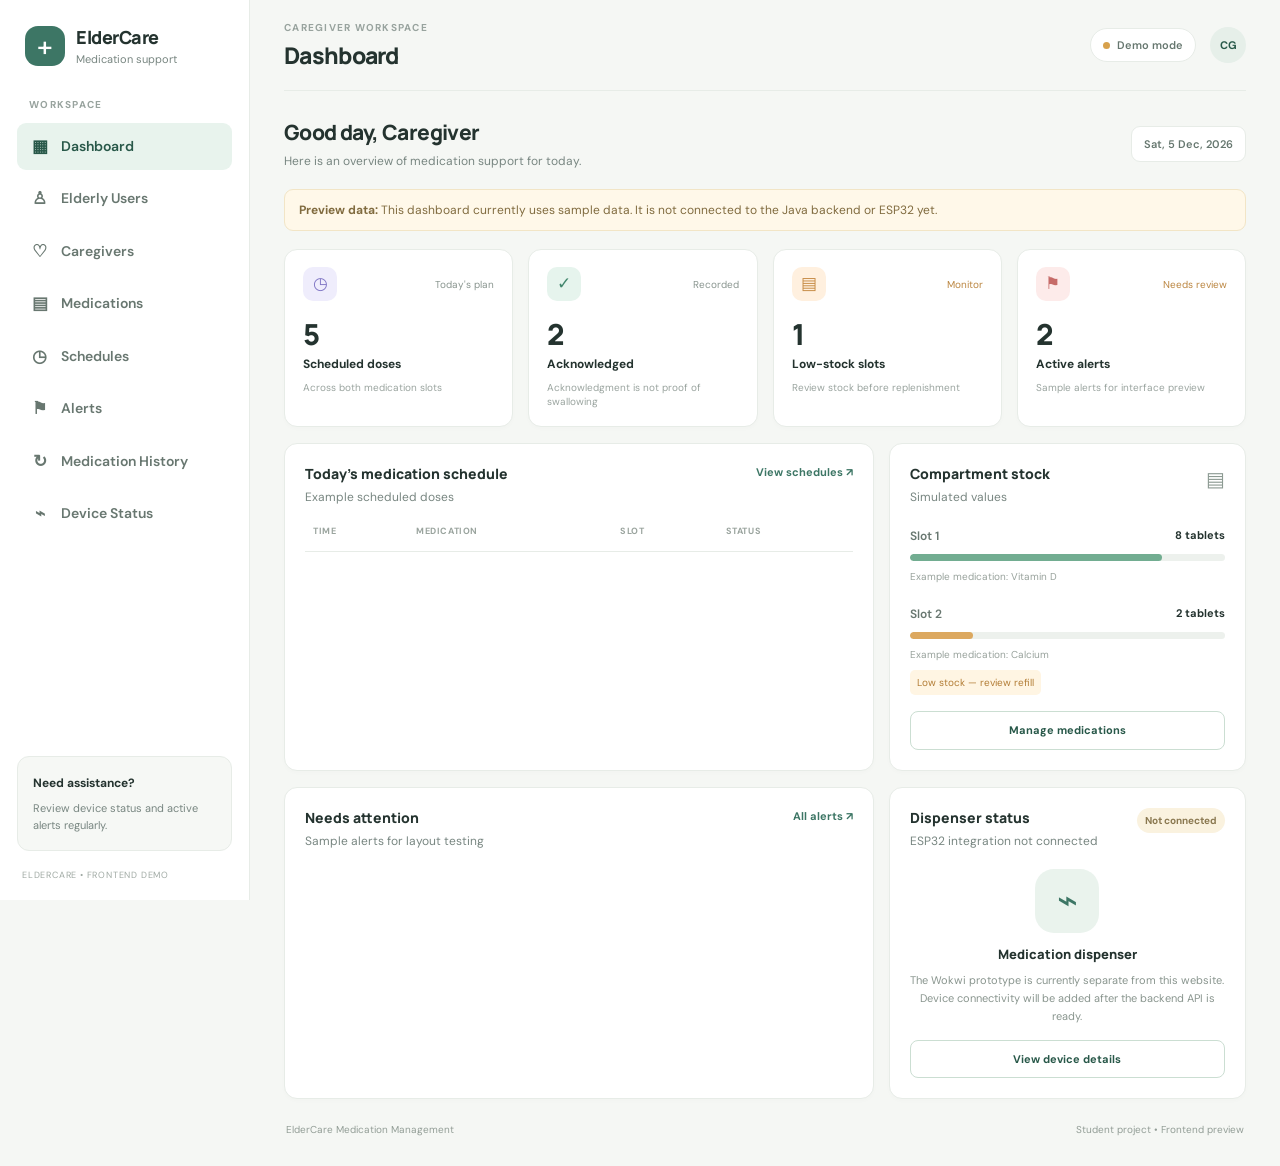
<file: java_8/elderly_care_frontend/index.html>
<!DOCTYPE html>
<html lang="en">
<head>
  <meta charset="UTF-8">
  <meta name="viewport" content="width=device-width, initial-scale=1.0">
  <title>ElderCare | Caregiver Dashboard</title>
  <link href="https://cdn.jsdelivr.net/npm/bootstrap@5.3.3/dist/css/bootstrap.min.css" rel="stylesheet">
  <link rel="stylesheet" href="css/style.css">
</head>
<body>
  <div class="app-shell">
    <aside class="sidebar" id="sidebar">
      <a class="brand" href="index.html">
        <span class="brand-mark">+</span>
        <span><strong>ElderCare</strong><small>Medication support</small></span>
      </a>
      <div class="nav-label">WORKSPACE</div>
      <nav class="side-nav">
        <a class="nav-link active" href="index.html"><span>▦</span> Dashboard</a>
        <a class="nav-link" href="pages/elderly-users.html"><span>♙</span> Elderly Users</a>
        <a class="nav-link" href="pages/caregivers.html"><span>♡</span> Caregivers</a>
        <a class="nav-link" href="pages/medications.html"><span>▤</span> Medications</a>
        <a class="nav-link" href="pages/schedules.html"><span>◷</span> Schedules</a>
        <a class="nav-link" href="pages/alerts.html"><span>⚑</span> Alerts</a>
        <a class="nav-link" href="pages/history.html"><span>↻</span> Medication History</a>
        <a class="nav-link" href="pages/device-status.html"><span>⌁</span> Device Status</a>
      </nav>
      <div class="sidebar-bottom">
        <div class="help-card"><strong>Need assistance?</strong><p>Review device status and active alerts regularly.</p></div>
        <small>ELDERCARE • FRONTEND DEMO</small>
      </div>
    </aside>

    <main class="main-content">
      <header class="topbar">
        <button class="menu-toggle" id="menuToggle" aria-label="Toggle navigation">☰</button>
        <div><div class="eyebrow">CAREGIVER WORKSPACE</div><h1>Dashboard</h1></div>
        <div class="topbar-right">
          <span class="connection-pill"><span class="status-dot"></span> Demo mode</span>
          <div class="avatar">CG</div>
        </div>
      </header>

      <section class="welcome-row">
        <div><h2>Good day, Caregiver</h2><p>Here is an overview of medication support for today.</p></div>
        <div class="today-chip" id="todayDate">Today</div>
      </section>

      <div class="demo-banner"><strong>Preview data:</strong> This dashboard currently uses sample data. It is not connected to the Java backend or ESP32 yet.</div>

      <section class="stats-grid">
        <article class="stat-card"><div class="stat-top"><span class="stat-icon lavender">◷</span><span class="stat-note">Today's plan</span></div><div class="stat-value" id="scheduledCount">5</div><div class="stat-label">Scheduled doses</div><div class="stat-foot">Across both medication slots</div></article>
        <article class="stat-card"><div class="stat-top"><span class="stat-icon mint">✓</span><span class="stat-note">Recorded</span></div><div class="stat-value" id="ackCount">2</div><div class="stat-label">Acknowledged</div><div class="stat-foot">Acknowledgment is not proof of swallowing</div></article>
        <article class="stat-card"><div class="stat-top"><span class="stat-icon peach">▤</span><span class="stat-note warning-text">Monitor</span></div><div class="stat-value" id="lowStockCount">1</div><div class="stat-label">Low-stock slots</div><div class="stat-foot">Review stock before replenishment</div></article>
        <article class="stat-card"><div class="stat-top"><span class="stat-icon rose">⚑</span><span class="stat-note warning-text">Needs review</span></div><div class="stat-value" id="alertCount">2</div><div class="stat-label">Active alerts</div><div class="stat-foot">Sample alerts for interface preview</div></article>
      </section>

      <section class="content-grid">
        <article class="panel schedule-panel">
          <div class="panel-heading"><div><h3>Today's medication schedule</h3><p>Example scheduled doses</p></div><a class="text-link" href="pages/schedules.html">View schedules ↗</a></div>
          <div class="table-responsive">
            <table class="table align-middle dashboard-table">
              <thead><tr><th>TIME</th><th>MEDICATION</th><th>SLOT</th><th>STATUS</th></tr></thead>
              <tbody id="scheduleTableBody"></tbody>
            </table>
          </div>
        </article>
        <article class="panel stock-panel">
          <div class="panel-heading"><div><h3>Compartment stock</h3><p>Simulated values</p></div><span class="subtle-icon">▤</span></div>
          <div class="stock-item"><div class="stock-title"><span>Slot 1</span><strong id="slot1Count">8 tablets</strong></div><div class="progress stock-progress"><div class="progress-bar stock-good" id="slot1Bar" style="width:80%"></div></div><small>Example medication: Vitamin D</small></div>
          <div class="stock-item"><div class="stock-title"><span>Slot 2</span><strong id="slot2Count">2 tablets</strong></div><div class="progress stock-progress"><div class="progress-bar stock-low" id="slot2Bar" style="width:20%"></div></div><small>Example medication: Calcium</small><span class="inline-warning">Low stock — review refill</span></div>
          <a href="pages/medications.html" class="btn btn-outline-care w-100 mt-3">Manage medications</a>
        </article>
      </section>

      <section class="content-grid lower-grid">
        <article class="panel">
          <div class="panel-heading"><div><h3>Needs attention</h3><p>Sample alerts for layout testing</p></div><a class="text-link" href="pages/alerts.html">All alerts ↗</a></div>
          <div id="alertList" class="alert-list"></div>
        </article>
        <article class="panel device-panel">
          <div class="panel-heading"><div><h3>Dispenser status</h3><p>ESP32 integration not connected</p></div><span class="status-tag status-demo">Not connected</span></div>
          <div class="device-illustration">⌁</div>
          <h4>Medication dispenser</h4>
          <p class="muted-copy">The Wokwi prototype is currently separate from this website. Device connectivity will be added after the backend API is ready.</p>
          <a href="pages/device-status.html" class="btn btn-outline-care w-100">View device details</a>
        </article>
      </section>
      <footer class="footer">ElderCare Medication Management <span>Student project • Frontend preview</span></footer>
    </main>
  </div>
  <script src="js/app.js"></script>
  <script src="js/api.js"></script>
  <script src="js/dashboard.js"></script>
</body>
</html>
</file>
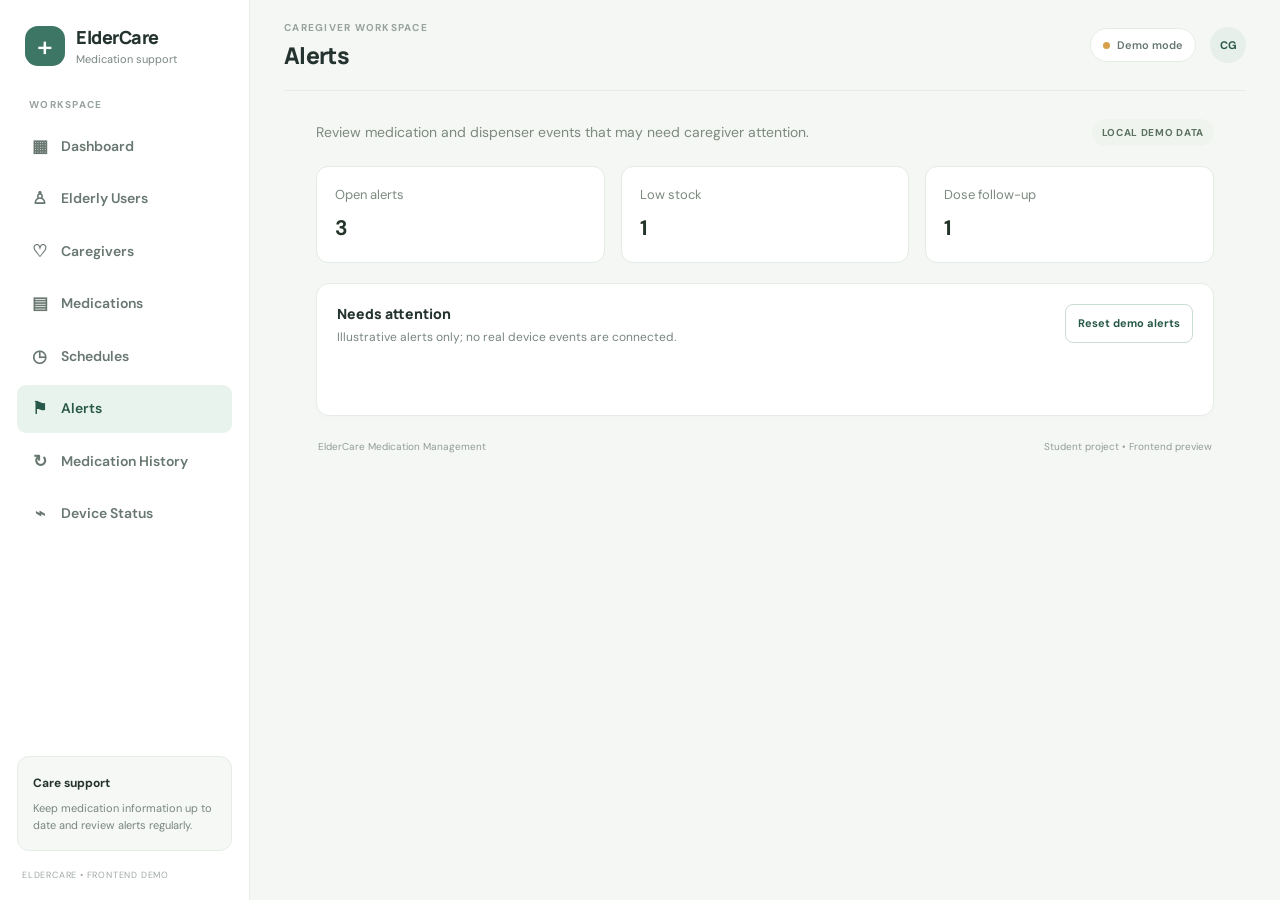
<file: java_8/elderly_care_frontend/pages/alerts.html>
<!DOCTYPE html><html lang="en"><head><meta charset="UTF-8"><meta name="viewport" content="width=device-width, initial-scale=1"><title>Alerts | ElderCare</title><link href="https://cdn.jsdelivr.net/npm/bootstrap@5.3.3/dist/css/bootstrap.min.css" rel="stylesheet"><link rel="stylesheet" href="../css/style.css"><link rel="stylesheet" href="../css/pages.css"></head><body><div class="app-shell"><aside class="sidebar" id="sidebar"><a class="brand" href="../index.html"><span class="brand-mark">+</span><span><strong>ElderCare</strong><small>Medication support</small></span></a><div class="nav-label">WORKSPACE</div><nav class="side-nav"><a class="nav-link " href="../index.html"><span>▦</span> Dashboard</a><a class="nav-link " href="elderly-users.html"><span>♙</span> Elderly Users</a><a class="nav-link " href="caregivers.html"><span>♡</span> Caregivers</a><a class="nav-link " href="medications.html"><span>▤</span> Medications</a><a class="nav-link " href="schedules.html"><span>◷</span> Schedules</a><a class="nav-link active" href="alerts.html"><span>⚑</span> Alerts</a><a class="nav-link " href="history.html"><span>↻</span> Medication History</a><a class="nav-link " href="device-status.html"><span>⌁</span> Device Status</a></nav><div class="sidebar-bottom"><div class="help-card"><strong>Care support</strong><p>Keep medication information up to date and review alerts regularly.</p></div><small>ELDERCARE • FRONTEND DEMO</small></div></aside><main class="main-content"><header class="topbar"><button class="menu-toggle" id="menuToggle" aria-label="Open menu">☰</button><div><div class="eyebrow">CAREGIVER WORKSPACE</div><h1>Alerts</h1></div><div class="topbar-right"><span class="connection-pill"><span class="status-dot"></span> Demo mode</span><div class="avatar">CG</div></div></header><section class="page-content"><div class="page-intro"><div><p>Review medication and dispenser events that may need caregiver attention.</p></div><span class="demo-tag">LOCAL DEMO DATA</span></div><div class="summary-strip"><div class="mini-stat"><span>Open alerts</span><strong id="openAlertCount">3</strong></div><div class="mini-stat"><span>Low stock</span><strong>1</strong></div><div class="mini-stat"><span>Dose follow-up</span><strong>1</strong></div></div><section class="panel"><div class="panel-heading"><div><h3>Needs attention</h3><p>Illustrative alerts only; no real device events are connected.</p></div><button class="btn btn-outline-care btn-sm" id="resetAlerts">Reset demo alerts</button></div><div id="alertsList" class="alert-cards"></div><p class="form-message" id="alertMessage" role="status"></p></section><footer class="footer">ElderCare Medication Management <span>Student project • Frontend preview</span></footer></section></main></div><script src="../js/app.js"></script><script>window.PAGE_CONFIG = {"entity":"alerts"};</script><script src="../js/page.js"></script></body></html>
</file>
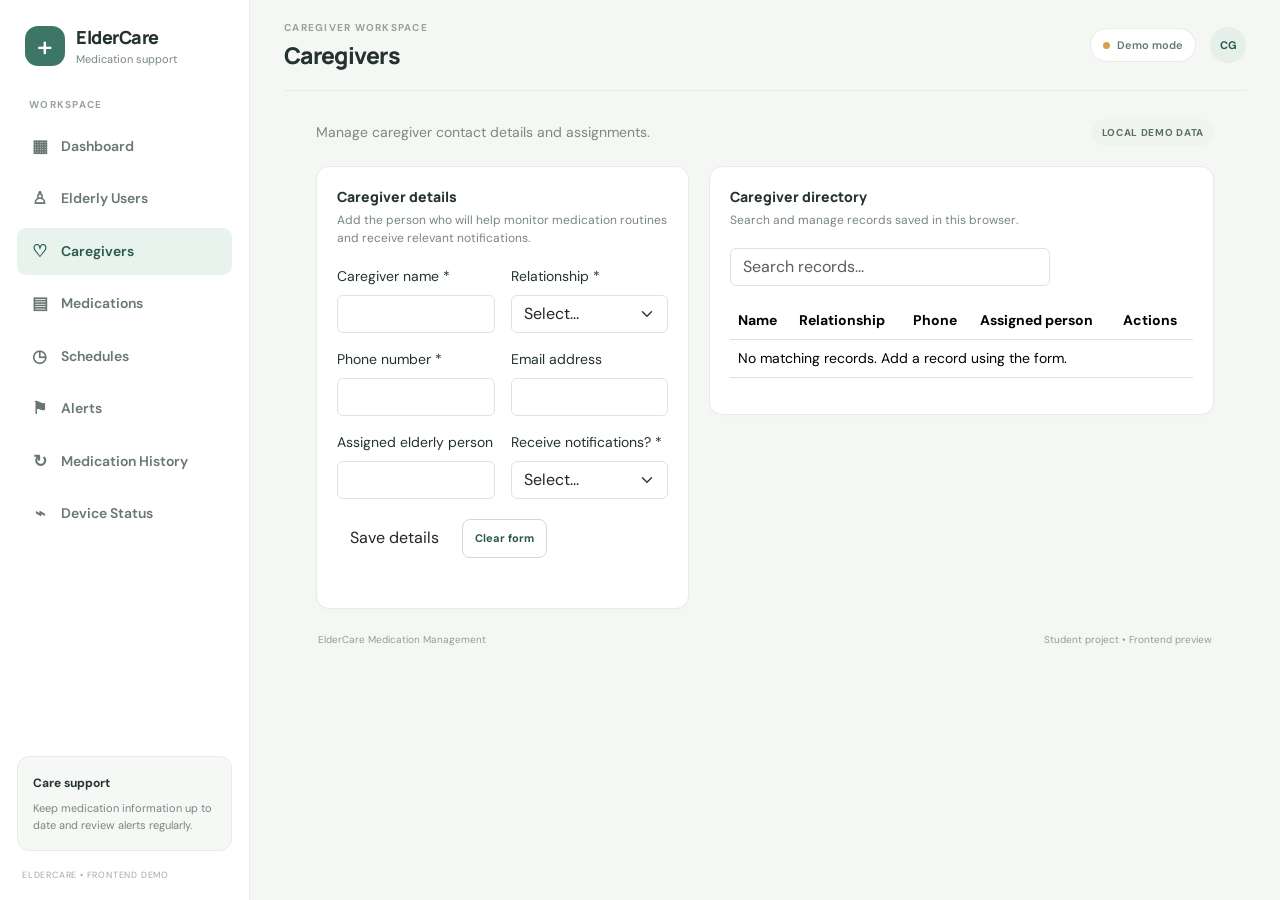
<file: java_8/elderly_care_frontend/pages/caregivers.html>
<!DOCTYPE html><html lang="en"><head><meta charset="UTF-8"><meta name="viewport" content="width=device-width, initial-scale=1"><title>Caregivers | ElderCare</title><link href="https://cdn.jsdelivr.net/npm/bootstrap@5.3.3/dist/css/bootstrap.min.css" rel="stylesheet"><link rel="stylesheet" href="../css/style.css"><link rel="stylesheet" href="../css/pages.css"></head><body><div class="app-shell"><aside class="sidebar" id="sidebar"><a class="brand" href="../index.html"><span class="brand-mark">+</span><span><strong>ElderCare</strong><small>Medication support</small></span></a><div class="nav-label">WORKSPACE</div><nav class="side-nav"><a class="nav-link " href="../index.html"><span>▦</span> Dashboard</a><a class="nav-link " href="elderly-users.html"><span>♙</span> Elderly Users</a><a class="nav-link active" href="caregivers.html"><span>♡</span> Caregivers</a><a class="nav-link " href="medications.html"><span>▤</span> Medications</a><a class="nav-link " href="schedules.html"><span>◷</span> Schedules</a><a class="nav-link " href="alerts.html"><span>⚑</span> Alerts</a><a class="nav-link " href="history.html"><span>↻</span> Medication History</a><a class="nav-link " href="device-status.html"><span>⌁</span> Device Status</a></nav><div class="sidebar-bottom"><div class="help-card"><strong>Care support</strong><p>Keep medication information up to date and review alerts regularly.</p></div><small>ELDERCARE • FRONTEND DEMO</small></div></aside><main class="main-content"><header class="topbar"><button class="menu-toggle" id="menuToggle" aria-label="Open menu">☰</button><div><div class="eyebrow">CAREGIVER WORKSPACE</div><h1>Caregivers</h1></div><div class="topbar-right"><span class="connection-pill"><span class="status-dot"></span> Demo mode</span><div class="avatar">CG</div></div></header><section class="page-content"><div class="page-intro"><div><p>Manage caregiver contact details and assignments.</p></div><span class="demo-tag">LOCAL DEMO DATA</span></div><div class="page-grid"><section class="panel form-panel"><div class="panel-heading"><div><h3 id="formHeading">Caregiver details</h3><p>Add the person who will help monitor medication routines and receive relevant notifications.</p></div></div><form id="recordForm" data-entity="caregivers" novalidate><input type="hidden" id="recordId" name="recordId"><div class="row g-3"><div class="col-md-6"><label class="form-label" for="fullName">Caregiver name *</label><input class="form-control" id="fullName" name="fullName" type="text" required></div><div class="col-md-6"><label class="form-label" for="relationship">Relationship *</label><select class="form-select" id="relationship" name="relationship" required><option value="">Select...</option><option value="Family member">Family member</option><option value="Professional caregiver">Professional caregiver</option><option value="Guardian">Guardian</option><option value="Other">Other</option></select></div><div class="col-md-6"><label class="form-label" for="phone">Phone number *</label><input class="form-control" id="phone" name="phone" type="tel" required></div><div class="col-md-6"><label class="form-label" for="email">Email address</label><input class="form-control" id="email" name="email" type="email"></div><div class="col-md-6"><label class="form-label" for="assignedPerson">Assigned elderly person</label><input class="form-control" id="assignedPerson" name="assignedPerson" type="text"></div><div class="col-md-6"><label class="form-label" for="notify">Receive notifications? *</label><select class="form-select" id="notify" name="notify" required><option value="">Select...</option><option value="Yes">Yes</option><option value="No">No</option></select></div></div><div class="form-actions"><button type="submit" class="btn btn-care" id="saveButton">Save details</button><button type="button" class="btn btn-outline-care" id="resetButton">Clear form</button></div><p class="form-message" id="formMessage" role="status"></p></form></section><section class="panel"><div class="panel-heading"><div><h3>Caregiver directory</h3><p>Search and manage records saved in this browser.</p></div></div><input class="form-control search-box" id="tableSearch" type="search" placeholder="Search records..."><div class="table-responsive mt-3"><table class="table care-table"><thead><tr><th>Name</th><th>Relationship</th><th>Phone</th><th>Assigned person</th><th>Actions</th></tr></thead><tbody id="recordsTable"><tr><td colspan="5" class="empty-state">No records yet. Add a record using the form.</td></tr></tbody></table></div></section></div><footer class="footer">ElderCare Medication Management <span>Student project • Frontend preview</span></footer></section></main></div><script src="../js/app.js"></script><script>window.PAGE_CONFIG = {"entity": "caregivers", "columns": [["fullName", "Name"], ["relationship", "Relationship"], ["phone", "Phone"], ["assignedPerson", "Assigned person"]], "fields": [{"key": "fullName", "label": "Caregiver name"}, {"key": "relationship", "label": "Relationship"}, {"key": "phone", "label": "Phone number"}, {"key": "email", "label": "Email address"}, {"key": "assignedPerson", "label": "Assigned elderly person"}, {"key": "notify", "label": "Receive notifications?"}]};</script><script src="../js/page.js"></script></body></html>
</file>
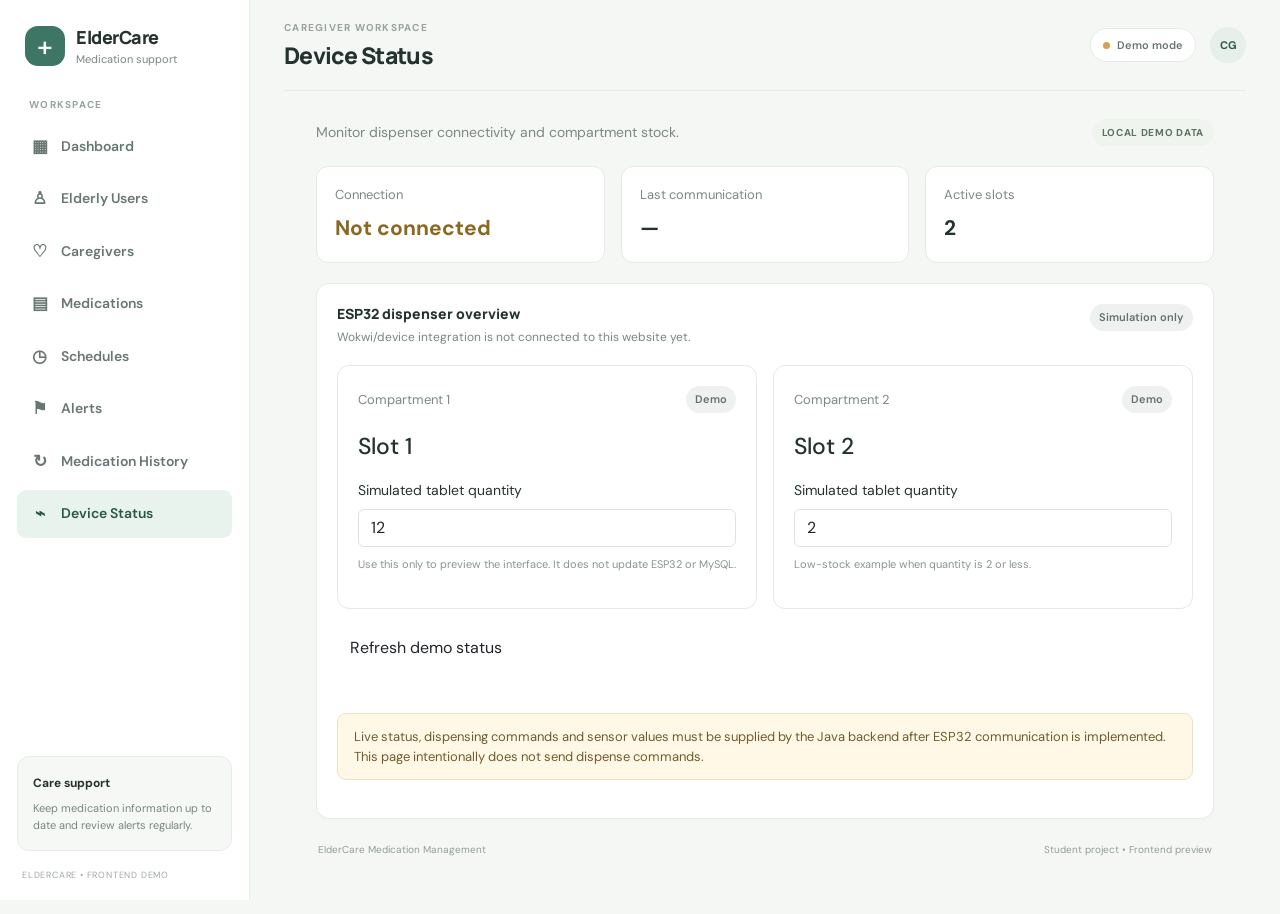
<file: java_8/elderly_care_frontend/pages/device-status.html>
<!DOCTYPE html><html lang="en"><head><meta charset="UTF-8"><meta name="viewport" content="width=device-width, initial-scale=1"><title>Device Status | ElderCare</title><link href="https://cdn.jsdelivr.net/npm/bootstrap@5.3.3/dist/css/bootstrap.min.css" rel="stylesheet"><link rel="stylesheet" href="../css/style.css"><link rel="stylesheet" href="../css/pages.css"></head><body><div class="app-shell"><aside class="sidebar" id="sidebar"><a class="brand" href="../index.html"><span class="brand-mark">+</span><span><strong>ElderCare</strong><small>Medication support</small></span></a><div class="nav-label">WORKSPACE</div><nav class="side-nav"><a class="nav-link " href="../index.html"><span>▦</span> Dashboard</a><a class="nav-link " href="elderly-users.html"><span>♙</span> Elderly Users</a><a class="nav-link " href="caregivers.html"><span>♡</span> Caregivers</a><a class="nav-link " href="medications.html"><span>▤</span> Medications</a><a class="nav-link " href="schedules.html"><span>◷</span> Schedules</a><a class="nav-link " href="alerts.html"><span>⚑</span> Alerts</a><a class="nav-link " href="history.html"><span>↻</span> Medication History</a><a class="nav-link active" href="device-status.html"><span>⌁</span> Device Status</a></nav><div class="sidebar-bottom"><div class="help-card"><strong>Care support</strong><p>Keep medication information up to date and review alerts regularly.</p></div><small>ELDERCARE • FRONTEND DEMO</small></div></aside><main class="main-content"><header class="topbar"><button class="menu-toggle" id="menuToggle" aria-label="Open menu">☰</button><div><div class="eyebrow">CAREGIVER WORKSPACE</div><h1>Device Status</h1></div><div class="topbar-right"><span class="connection-pill"><span class="status-dot"></span> Demo mode</span><div class="avatar">CG</div></div></header><section class="page-content"><div class="page-intro"><div><p>Monitor dispenser connectivity and compartment stock.</p></div><span class="demo-tag">LOCAL DEMO DATA</span></div><div class="summary-strip"><div class="mini-stat"><span>Connection</span><strong class="text-warning">Not connected</strong></div><div class="mini-stat"><span>Last communication</span><strong>—</strong></div><div class="mini-stat"><span>Active slots</span><strong>2</strong></div></div><section class="panel"><div class="panel-heading"><div><h3>ESP32 dispenser overview</h3><p>Wokwi/device integration is not connected to this website yet.</p></div><span class="status-tag status-demo">Simulation only</span></div><div class="device-grid"><article class="device-slot"><div class="slot-top"><span>Compartment 1</span><span class="status-tag status-demo">Demo</span></div><h2>Slot 1</h2><label for="slot1Stock" class="form-label">Simulated tablet quantity</label><input class="form-control" id="slot1Stock" type="number" min="0" value="12"><p class="muted-copy mt-2">Use this only to preview the interface. It does not update ESP32 or MySQL.</p></article><article class="device-slot"><div class="slot-top"><span>Compartment 2</span><span class="status-tag status-demo">Demo</span></div><h2>Slot 2</h2><label for="slot2Stock" class="form-label">Simulated tablet quantity</label><input class="form-control" id="slot2Stock" type="number" min="0" value="2"><p class="muted-copy mt-2">Low-stock example when quantity is 2 or less.</p></article></div><div class="form-actions"><button class="btn btn-care" id="refreshDevice">Refresh demo status</button></div><p id="deviceMessage" class="form-message" role="status"></p><div class="demo-banner mt-3">Live status, dispensing commands and sensor values must be supplied by the Java backend after ESP32 communication is implemented. This page intentionally does not send dispense commands.</div></section><footer class="footer">ElderCare Medication Management <span>Student project • Frontend preview</span></footer></section></main></div><script src="../js/app.js"></script><script>window.PAGE_CONFIG = {"entity":"device"};</script><script src="../js/page.js"></script></body></html>
</file>
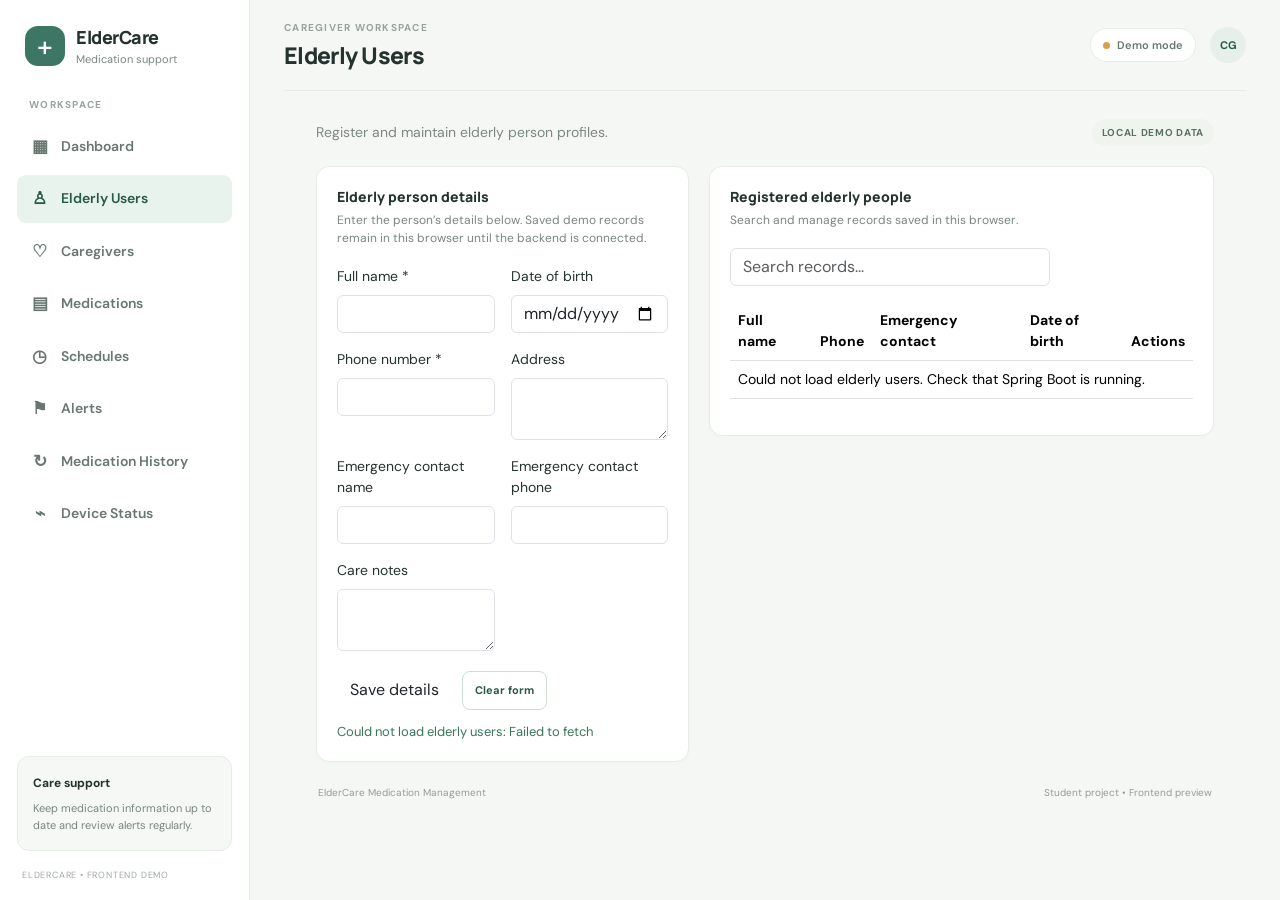
<file: java_8/elderly_care_frontend/pages/elderly-users.html>
<!DOCTYPE html><html lang="en"><head><meta charset="UTF-8"><meta name="viewport" content="width=device-width, initial-scale=1"><title>Elderly Users | ElderCare</title><link href="https://cdn.jsdelivr.net/npm/bootstrap@5.3.3/dist/css/bootstrap.min.css" rel="stylesheet"><link rel="stylesheet" href="../css/style.css"><link rel="stylesheet" href="../css/pages.css"></head><body><div class="app-shell"><aside class="sidebar" id="sidebar"><a class="brand" href="../index.html"><span class="brand-mark">+</span><span><strong>ElderCare</strong><small>Medication support</small></span></a><div class="nav-label">WORKSPACE</div><nav class="side-nav"><a class="nav-link " href="../index.html"><span>▦</span> Dashboard</a><a class="nav-link active" href="elderly-users.html"><span>♙</span> Elderly Users</a><a class="nav-link " href="caregivers.html"><span>♡</span> Caregivers</a><a class="nav-link " href="medications.html"><span>▤</span> Medications</a><a class="nav-link " href="schedules.html"><span>◷</span> Schedules</a><a class="nav-link " href="alerts.html"><span>⚑</span> Alerts</a><a class="nav-link " href="history.html"><span>↻</span> Medication History</a><a class="nav-link " href="device-status.html"><span>⌁</span> Device Status</a></nav><div class="sidebar-bottom"><div class="help-card"><strong>Care support</strong><p>Keep medication information up to date and review alerts regularly.</p></div><small>ELDERCARE • FRONTEND DEMO</small></div></aside><main class="main-content"><header class="topbar"><button class="menu-toggle" id="menuToggle" aria-label="Open menu">☰</button><div><div class="eyebrow">CAREGIVER WORKSPACE</div><h1>Elderly Users</h1></div><div class="topbar-right"><span class="connection-pill"><span class="status-dot"></span> Demo mode</span><div class="avatar">CG</div></div></header><section class="page-content"><div class="page-intro"><div><p>Register and maintain elderly person profiles.</p></div><span class="demo-tag">LOCAL DEMO DATA</span></div><div class="page-grid"><section class="panel form-panel"><div class="panel-heading"><div><h3 id="formHeading">Elderly person details</h3><p>Enter the person’s details below. Saved demo records remain in this browser until the backend is connected.</p></div></div><form id="recordForm" data-entity="elderlyUsers" novalidate><input type="hidden" id="recordId" name="recordId"><div class="row g-3"><div class="col-md-6"><label class="form-label" for="fullName">Full name *</label><input class="form-control" id="fullName" name="fullName" type="text" required></div><div class="col-md-6"><label class="form-label" for="dateOfBirth">Date of birth</label><input class="form-control" id="dateOfBirth" name="dateOfBirth" type="date"></div><div class="col-md-6"><label class="form-label" for="phone">Phone number *</label><input class="form-control" id="phone" name="phone" type="tel" required></div><div class="col-md-6"><label class="form-label" for="address">Address</label><textarea class="form-control" id="address" name="address" rows="2"></textarea></div><div class="col-md-6"><label class="form-label" for="emergencyName">Emergency contact name</label><input class="form-control" id="emergencyName" name="emergencyName" type="text"></div><div class="col-md-6"><label class="form-label" for="emergencyPhone">Emergency contact phone</label><input class="form-control" id="emergencyPhone" name="emergencyPhone" type="tel"></div><div class="col-md-6"><label class="form-label" for="careNotes">Care notes</label><textarea class="form-control" id="careNotes" name="careNotes" rows="2"></textarea></div></div><div class="form-actions"><button type="submit" class="btn btn-care" id="saveButton">Save details</button><button type="button" class="btn btn-outline-care" id="resetButton">Clear form</button></div><p class="form-message" id="formMessage" role="status"></p></form></section><section class="panel"><div class="panel-heading"><div><h3>Registered elderly people</h3><p>Search and manage records saved in this browser.</p></div></div><input class="form-control search-box" id="tableSearch" type="search" placeholder="Search records..."><div class="table-responsive mt-3"><table class="table care-table"><thead><tr><th>Full name</th><th>Phone</th><th>Emergency contact</th><th>Date of birth</th><th>Actions</th></tr></thead><tbody id="recordsTable"><tr><td colspan="5" class="empty-state">No records yet. Add a record using the form.</td></tr></tbody></table></div></section></div><footer class="footer">ElderCare Medication Management <span>Student project • Frontend preview</span></footer></section></main></div><script src="../js/app.js"></script><script>window.PAGE_CONFIG = {"entity": "elderlyUsers", "columns": [["fullName", "Full name"], ["phone", "Phone"], ["emergencyName", "Emergency contact"], ["dateOfBirth", "Date of birth"]], "fields": [{"key": "fullName", "label": "Full name"}, {"key": "dateOfBirth", "label": "Date of birth"}, {"key": "phone", "label": "Phone number"}, {"key": "address", "label": "Address"}, {"key": "emergencyName", "label": "Emergency contact name"}, {"key": "emergencyPhone", "label": "Emergency contact phone"}, {"key": "careNotes", "label": "Care notes"}]};</script><script src="../js/page.js"></script></body></html>
</file>
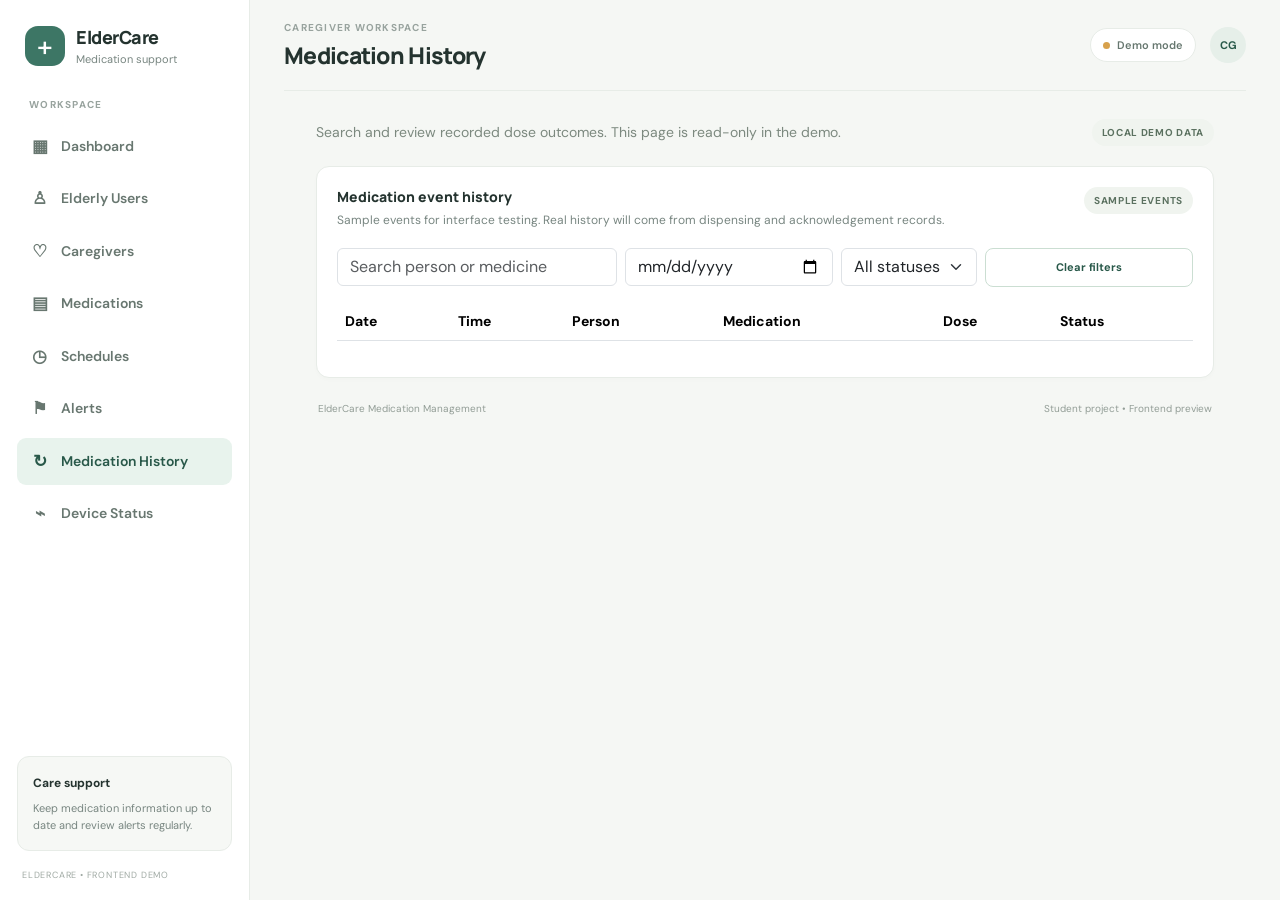
<file: java_8/elderly_care_frontend/pages/history.html>
<!DOCTYPE html><html lang="en"><head><meta charset="UTF-8"><meta name="viewport" content="width=device-width, initial-scale=1"><title>Medication History | ElderCare</title><link href="https://cdn.jsdelivr.net/npm/bootstrap@5.3.3/dist/css/bootstrap.min.css" rel="stylesheet"><link rel="stylesheet" href="../css/style.css"><link rel="stylesheet" href="../css/pages.css"></head><body><div class="app-shell"><aside class="sidebar" id="sidebar"><a class="brand" href="../index.html"><span class="brand-mark">+</span><span><strong>ElderCare</strong><small>Medication support</small></span></a><div class="nav-label">WORKSPACE</div><nav class="side-nav"><a class="nav-link " href="../index.html"><span>▦</span> Dashboard</a><a class="nav-link " href="elderly-users.html"><span>♙</span> Elderly Users</a><a class="nav-link " href="caregivers.html"><span>♡</span> Caregivers</a><a class="nav-link " href="medications.html"><span>▤</span> Medications</a><a class="nav-link " href="schedules.html"><span>◷</span> Schedules</a><a class="nav-link " href="alerts.html"><span>⚑</span> Alerts</a><a class="nav-link active" href="history.html"><span>↻</span> Medication History</a><a class="nav-link " href="device-status.html"><span>⌁</span> Device Status</a></nav><div class="sidebar-bottom"><div class="help-card"><strong>Care support</strong><p>Keep medication information up to date and review alerts regularly.</p></div><small>ELDERCARE • FRONTEND DEMO</small></div></aside><main class="main-content"><header class="topbar"><button class="menu-toggle" id="menuToggle" aria-label="Open menu">☰</button><div><div class="eyebrow">CAREGIVER WORKSPACE</div><h1>Medication History</h1></div><div class="topbar-right"><span class="connection-pill"><span class="status-dot"></span> Demo mode</span><div class="avatar">CG</div></div></header><section class="page-content"><div class="page-intro"><div><p>Search and review recorded dose outcomes. This page is read-only in the demo.</p></div><span class="demo-tag">LOCAL DEMO DATA</span></div><section class="panel"><div class="panel-heading"><div><h3>Medication event history</h3><p>Sample events for interface testing. Real history will come from dispensing and acknowledgement records.</p></div><span class="demo-tag">SAMPLE EVENTS</span></div><div class="row g-2 mb-3"><div class="col-md-4"><input class="form-control" id="historySearch" placeholder="Search person or medicine"></div><div class="col-md-3"><input class="form-control" id="historyDate" type="date" aria-label="Filter date"></div><div class="col-md-2"><select class="form-select" id="historyStatus"><option value="">All statuses</option><option>Taken</option><option>Dispensed</option><option>Missed</option><option>Pending</option></select></div><div class="col-md-3"><button class="btn btn-outline-care w-100" id="clearHistoryFilters">Clear filters</button></div></div><div class="table-responsive"><table class="table care-table"><thead><tr><th>Date</th><th>Time</th><th>Person</th><th>Medication</th><th>Dose</th><th>Status</th></tr></thead><tbody id="historyTable"></tbody></table></div></section><footer class="footer">ElderCare Medication Management <span>Student project • Frontend preview</span></footer></section></main></div><script src="../js/app.js"></script><script>window.PAGE_CONFIG = {"entity":"history"};</script><script src="../js/page.js"></script></body></html>
</file>
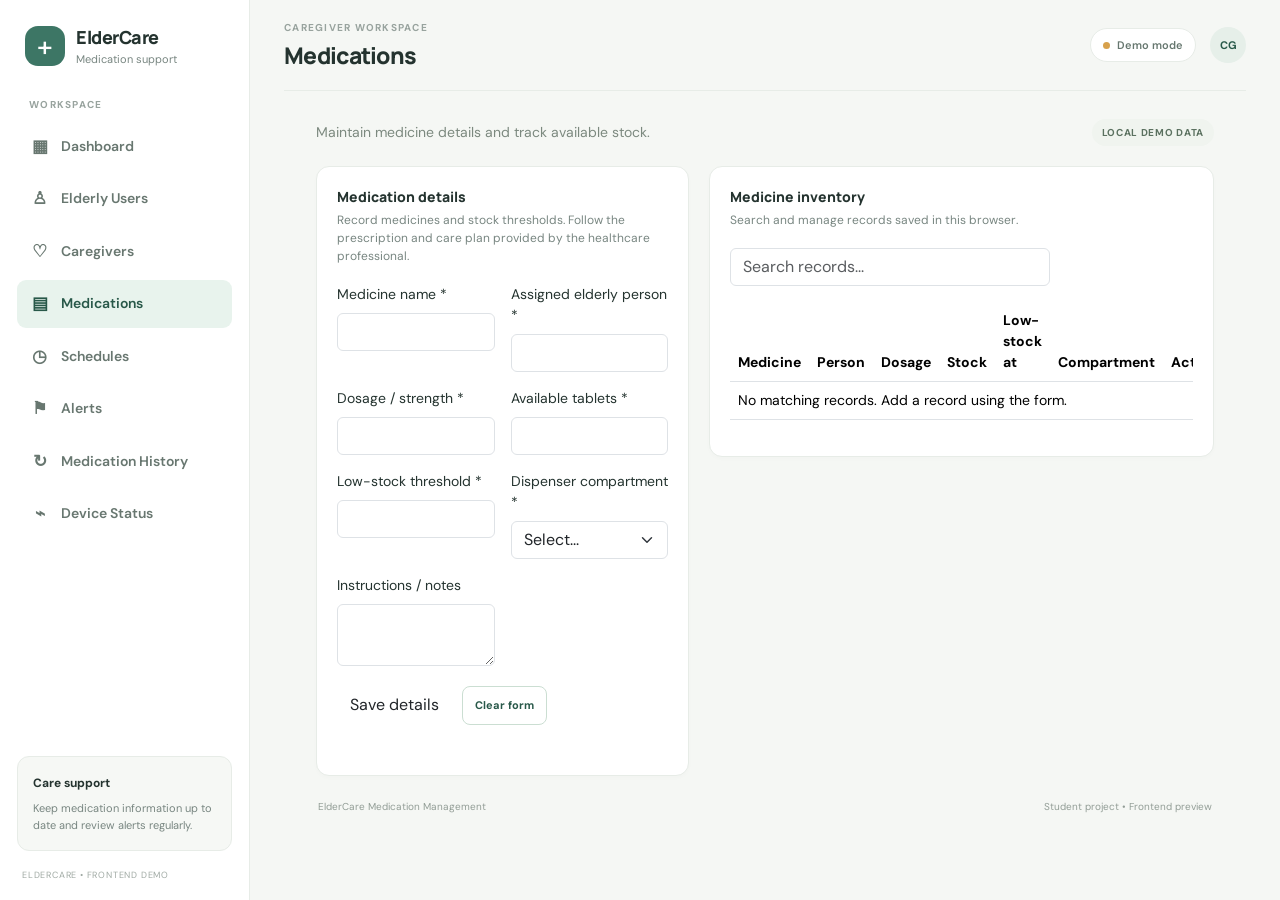
<file: java_8/elderly_care_frontend/pages/medications.html>
<!DOCTYPE html><html lang="en"><head><meta charset="UTF-8"><meta name="viewport" content="width=device-width, initial-scale=1"><title>Medications | ElderCare</title><link href="https://cdn.jsdelivr.net/npm/bootstrap@5.3.3/dist/css/bootstrap.min.css" rel="stylesheet"><link rel="stylesheet" href="../css/style.css"><link rel="stylesheet" href="../css/pages.css"></head><body><div class="app-shell"><aside class="sidebar" id="sidebar"><a class="brand" href="../index.html"><span class="brand-mark">+</span><span><strong>ElderCare</strong><small>Medication support</small></span></a><div class="nav-label">WORKSPACE</div><nav class="side-nav"><a class="nav-link " href="../index.html"><span>▦</span> Dashboard</a><a class="nav-link " href="elderly-users.html"><span>♙</span> Elderly Users</a><a class="nav-link " href="caregivers.html"><span>♡</span> Caregivers</a><a class="nav-link active" href="medications.html"><span>▤</span> Medications</a><a class="nav-link " href="schedules.html"><span>◷</span> Schedules</a><a class="nav-link " href="alerts.html"><span>⚑</span> Alerts</a><a class="nav-link " href="history.html"><span>↻</span> Medication History</a><a class="nav-link " href="device-status.html"><span>⌁</span> Device Status</a></nav><div class="sidebar-bottom"><div class="help-card"><strong>Care support</strong><p>Keep medication information up to date and review alerts regularly.</p></div><small>ELDERCARE • FRONTEND DEMO</small></div></aside><main class="main-content"><header class="topbar"><button class="menu-toggle" id="menuToggle" aria-label="Open menu">☰</button><div><div class="eyebrow">CAREGIVER WORKSPACE</div><h1>Medications</h1></div><div class="topbar-right"><span class="connection-pill"><span class="status-dot"></span> Demo mode</span><div class="avatar">CG</div></div></header><section class="page-content"><div class="page-intro"><div><p>Maintain medicine details and track available stock.</p></div><span class="demo-tag">LOCAL DEMO DATA</span></div><div class="page-grid"><section class="panel form-panel"><div class="panel-heading"><div><h3 id="formHeading">Medication details</h3><p>Record medicines and stock thresholds. Follow the prescription and care plan provided by the healthcare professional.</p></div></div><form id="recordForm" data-entity="medications" novalidate><input type="hidden" id="recordId" name="recordId"><div class="row g-3"><div class="col-md-6"><label class="form-label" for="medicineName">Medicine name *</label><input class="form-control" id="medicineName" name="medicineName" type="text" required></div><div class="col-md-6"><label class="form-label" for="personName">Assigned elderly person *</label><input class="form-control" id="personName" name="personName" type="text" required></div><div class="col-md-6"><label class="form-label" for="dosage">Dosage / strength *</label><input class="form-control" id="dosage" name="dosage" type="text" required></div><div class="col-md-6"><label class="form-label" for="quantity">Available tablets *</label><input class="form-control" id="quantity" name="quantity" type="number" min="0" step="1" required></div><div class="col-md-6"><label class="form-label" for="threshold">Low-stock threshold *</label><input class="form-control" id="threshold" name="threshold" type="number" min="0" step="1" required></div><div class="col-md-6"><label class="form-label" for="slot">Dispenser compartment *</label><select class="form-select" id="slot" name="slot" required><option value="">Select...</option><option value="Slot 1">Slot 1</option><option value="Slot 2">Slot 2</option><option value="Not assigned">Not assigned</option></select></div><div class="col-md-6"><label class="form-label" for="instructions">Instructions / notes</label><textarea class="form-control" id="instructions" name="instructions" rows="2"></textarea></div></div><div class="form-actions"><button type="submit" class="btn btn-care" id="saveButton">Save details</button><button type="button" class="btn btn-outline-care" id="resetButton">Clear form</button></div><p class="form-message" id="formMessage" role="status"></p></form></section><section class="panel"><div class="panel-heading"><div><h3>Medicine inventory</h3><p>Search and manage records saved in this browser.</p></div></div><input class="form-control search-box" id="tableSearch" type="search" placeholder="Search records..."><div class="table-responsive mt-3"><table class="table care-table"><thead><tr><th>Medicine</th><th>Person</th><th>Dosage</th><th>Stock</th><th>Low-stock at</th><th>Compartment</th><th>Actions</th></tr></thead><tbody id="recordsTable"><tr><td colspan="7" class="empty-state">No records yet. Add a record using the form.</td></tr></tbody></table></div></section></div><footer class="footer">ElderCare Medication Management <span>Student project • Frontend preview</span></footer></section></main></div><script src="../js/app.js"></script><script>window.PAGE_CONFIG = {"entity": "medications", "columns": [["medicineName", "Medicine"], ["personName", "Person"], ["dosage", "Dosage"], ["quantity", "Stock"], ["threshold", "Low-stock at"], ["slot", "Compartment"]], "fields": [{"key": "medicineName", "label": "Medicine name"}, {"key": "personName", "label": "Assigned elderly person"}, {"key": "dosage", "label": "Dosage / strength"}, {"key": "quantity", "label": "Available tablets"}, {"key": "threshold", "label": "Low-stock threshold"}, {"key": "slot", "label": "Dispenser compartment"}, {"key": "instructions", "label": "Instructions / notes"}]};</script><script src="../js/page.js"></script></body></html>
</file>
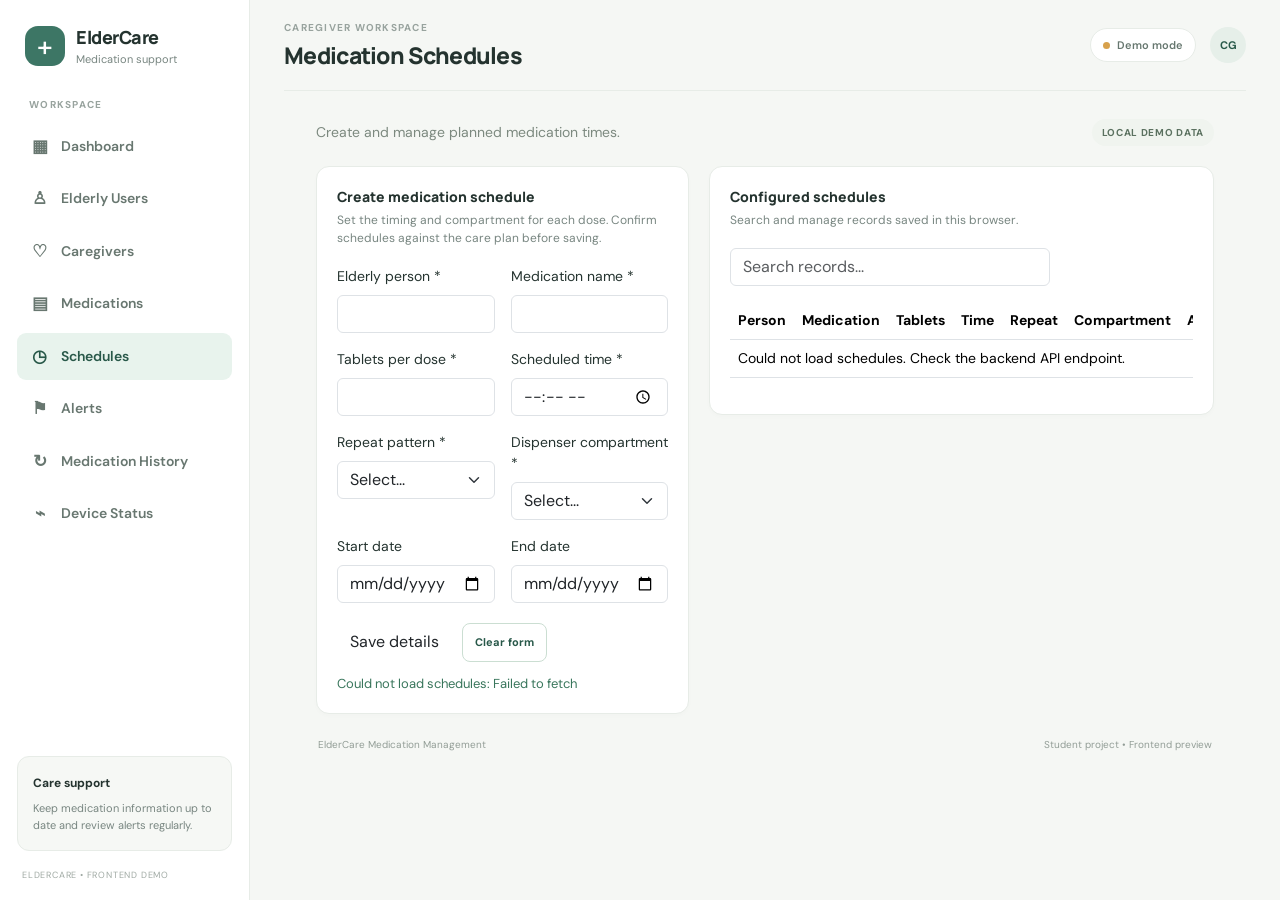
<file: java_8/elderly_care_frontend/pages/schedules.html>
<!DOCTYPE html><html lang="en"><head><meta charset="UTF-8"><meta name="viewport" content="width=device-width, initial-scale=1"><title>Medication Schedules | ElderCare</title><link href="https://cdn.jsdelivr.net/npm/bootstrap@5.3.3/dist/css/bootstrap.min.css" rel="stylesheet"><link rel="stylesheet" href="../css/style.css"><link rel="stylesheet" href="../css/pages.css"></head><body><div class="app-shell"><aside class="sidebar" id="sidebar"><a class="brand" href="../index.html"><span class="brand-mark">+</span><span><strong>ElderCare</strong><small>Medication support</small></span></a><div class="nav-label">WORKSPACE</div><nav class="side-nav"><a class="nav-link " href="../index.html"><span>▦</span> Dashboard</a><a class="nav-link " href="elderly-users.html"><span>♙</span> Elderly Users</a><a class="nav-link " href="caregivers.html"><span>♡</span> Caregivers</a><a class="nav-link " href="medications.html"><span>▤</span> Medications</a><a class="nav-link active" href="schedules.html"><span>◷</span> Schedules</a><a class="nav-link " href="alerts.html"><span>⚑</span> Alerts</a><a class="nav-link " href="history.html"><span>↻</span> Medication History</a><a class="nav-link " href="device-status.html"><span>⌁</span> Device Status</a></nav><div class="sidebar-bottom"><div class="help-card"><strong>Care support</strong><p>Keep medication information up to date and review alerts regularly.</p></div><small>ELDERCARE • FRONTEND DEMO</small></div></aside><main class="main-content"><header class="topbar"><button class="menu-toggle" id="menuToggle" aria-label="Open menu">☰</button><div><div class="eyebrow">CAREGIVER WORKSPACE</div><h1>Medication Schedules</h1></div><div class="topbar-right"><span class="connection-pill"><span class="status-dot"></span> Demo mode</span><div class="avatar">CG</div></div></header><section class="page-content"><div class="page-intro"><div><p>Create and manage planned medication times.</p></div><span class="demo-tag">LOCAL DEMO DATA</span></div><div class="page-grid"><section class="panel form-panel"><div class="panel-heading"><div><h3 id="formHeading">Create medication schedule</h3><p>Set the timing and compartment for each dose. Confirm schedules against the care plan before saving.</p></div></div><form id="recordForm" data-entity="schedules" novalidate><input type="hidden" id="recordId" name="recordId"><div class="row g-3"><div class="col-md-6"><label class="form-label" for="personName">Elderly person *</label><input class="form-control" id="personName" name="personName" type="text" required></div><div class="col-md-6"><label class="form-label" for="medicineName">Medication name *</label><input class="form-control" id="medicineName" name="medicineName" type="text" required></div><div class="col-md-6"><label class="form-label" for="doseQuantity">Tablets per dose *</label><input class="form-control" id="doseQuantity" name="doseQuantity" type="number" min="0" step="1" required></div><div class="col-md-6"><label class="form-label" for="time">Scheduled time *</label><input class="form-control" id="time" name="time" type="time" required></div><div class="col-md-6"><label class="form-label" for="repeat">Repeat pattern *</label><select class="form-select" id="repeat" name="repeat" required><option value="">Select...</option><option value="Every day">Every day</option><option value="Weekdays">Weekdays</option><option value="Weekends">Weekends</option><option value="Selected days">Selected days</option></select></div><div class="col-md-6"><label class="form-label" for="slot">Dispenser compartment *</label><select class="form-select" id="slot" name="slot" required><option value="">Select...</option><option value="Slot 1">Slot 1</option><option value="Slot 2">Slot 2</option></select></div><div class="col-md-6"><label class="form-label" for="startDate">Start date</label><input class="form-control" id="startDate" name="startDate" type="date"></div><div class="col-md-6"><label class="form-label" for="endDate">End date</label><input class="form-control" id="endDate" name="endDate" type="date"></div></div><div class="form-actions"><button type="submit" class="btn btn-care" id="saveButton">Save details</button><button type="button" class="btn btn-outline-care" id="resetButton">Clear form</button></div><p class="form-message" id="formMessage" role="status"></p></form></section><section class="panel"><div class="panel-heading"><div><h3>Configured schedules</h3><p>Search and manage records saved in this browser.</p></div></div><input class="form-control search-box" id="tableSearch" type="search" placeholder="Search records..."><div class="table-responsive mt-3"><table class="table care-table"><thead><tr><th>Person</th><th>Medication</th><th>Tablets</th><th>Time</th><th>Repeat</th><th>Compartment</th><th>Actions</th></tr></thead><tbody id="recordsTable"><tr><td colspan="7" class="empty-state">No records yet. Add a record using the form.</td></tr></tbody></table></div></section></div><footer class="footer">ElderCare Medication Management <span>Student project • Frontend preview</span></footer></section></main></div><script src="../js/app.js"></script><script>window.PAGE_CONFIG = {"entity": "schedules", "columns": [["personName", "Person"], ["medicineName", "Medication"], ["doseQuantity", "Tablets"], ["time", "Time"], ["repeat", "Repeat"], ["slot", "Compartment"]], "fields": [{"key": "personName", "label": "Elderly person"}, {"key": "medicineName", "label": "Medication name"}, {"key": "doseQuantity", "label": "Tablets per dose"}, {"key": "time", "label": "Scheduled time"}, {"key": "repeat", "label": "Repeat pattern"}, {"key": "slot", "label": "Dispenser compartment"}, {"key": "startDate", "label": "Start date"}, {"key": "endDate", "label": "End date"}]};</script><script src="../js/page.js"></script></body></html>
</file>
<file: java_8/elderly_care_frontend/css/style.css>
@import url('https://fonts.googleapis.com/css2?family=DM+Sans:wght@400;500;600;700&family=Manrope:wght@400;500;600;700;800&display=swap');

:root {
  --ink: #24332f;
  --muted: #788681;
  --green: #3d7665;
  --green-dark: #285849;
  --green-soft: #e8f3ed;
  --page: #f5f7f4;
  --line: #e7ece7;
  --white: #ffffff;
}
* { box-sizing: border-box; }
body { margin: 0; background: var(--page); color: var(--ink); font-family: 'DM Sans', sans-serif; font-size: 14px; }
a { text-decoration: none; }
.app-shell { min-height: 100vh; }
.sidebar { width: 250px; background: #fff; border-right: 1px solid var(--line); position: fixed; inset: 0 auto 0 0; padding: 25px 17px 18px; display: flex; flex-direction: column; z-index: 1000; }
.brand { display: flex; align-items: center; gap: 11px; color: var(--ink); padding: 0 8px 29px; }
.brand-mark { display: grid; place-items: center; width: 40px; height: 40px; background: var(--green); color: white; border-radius: 13px; font-size: 28px; font-weight: 500; }
.brand strong { display: block; font: 800 18px 'Manrope', sans-serif; letter-spacing: -.5px; }
.brand small { display: block; color: var(--muted); font-size: 11px; margin-top: 2px; }
.nav-label, .eyebrow { color: #98a39e; font-size: 10px; font-weight: 700; letter-spacing: 1.25px; }
.nav-label { padding: 0 12px 11px; }
.side-nav { display: grid; gap: 5px; }
.side-nav .nav-link { color: #687770; display: flex; align-items: center; gap: 12px; padding: 11px 13px; border-radius: 9px; font-weight: 600; transition: .15s ease; }
.side-nav .nav-link span { width: 19px; text-align: center; font-size: 17px; }
.side-nav .nav-link:hover { background: #f4f8f5; color: var(--green-dark); }
.side-nav .nav-link.active { color: var(--green-dark); background: var(--green-soft); }
.sidebar-bottom { margin-top: auto; }
.help-card { padding: 15px; background: #f6f8f5; border: 1px solid var(--line); border-radius: 12px; }
.help-card strong { font-size: 12px; }
.help-card p { color: var(--muted); font-size: 11px; line-height: 1.55; margin: 7px 0 0; }
.sidebar-bottom > small { display: block; padding: 18px 5px 0; color: #a0aaa4; font-size: 9px; letter-spacing: .8px; }
.main-content { margin-left: 250px; padding: 0 34px 24px; max-width: 1800px; }
.topbar { min-height: 91px; display: flex; align-items: center; gap: 15px; border-bottom: 1px solid var(--line); }
.topbar h1 { font: 800 23px 'Manrope', sans-serif; margin: 4px 0 0; letter-spacing: -.7px; }
.topbar-right { margin-left: auto; display: flex; align-items: center; gap: 14px; }
.connection-pill { display: flex; align-items: center; gap: 7px; color: #66776f; background: #fff; border: 1px solid var(--line); border-radius: 30px; padding: 8px 12px; font-size: 11px; font-weight: 600; }
.status-dot { display: inline-block; width: 7px; height: 7px; border-radius: 50%; background: #d7a14c; }
.avatar { width: 36px; height: 36px; display: grid; place-items: center; background: #e6efe9; color: var(--green-dark); border-radius: 50%; font-size: 11px; font-weight: 700; }
.menu-toggle { display: none; border: 0; background: transparent; font-size: 22px; color: var(--ink); }
.welcome-row { display: flex; justify-content: space-between; align-items: center; gap: 15px; padding: 27px 0 19px; }
.welcome-row h2 { font: 800 21px 'Manrope', sans-serif; margin: 0 0 6px; letter-spacing: -.6px; }
.welcome-row p, .panel-heading p { margin: 0; color: var(--muted); font-size: 12px; }
.today-chip { background: #fff; border: 1px solid var(--line); color: #66776f; border-radius: 9px; padding: 9px 12px; font-size: 11px; font-weight: 600; white-space: nowrap; }
.demo-banner { background: #fff8e9; border: 1px solid #f2e5c6; border-radius: 9px; color: #806b3f; padding: 11px 14px; font-size: 12px; margin-bottom: 18px; }
.stats-grid { display: grid; grid-template-columns: repeat(4, minmax(0, 1fr)); gap: 15px; }
.stat-card, .panel { background: var(--white); border: 1px solid var(--line); border-radius: 13px; box-shadow: 0 2px 5px rgba(30, 55, 42, .015); }
.stat-card { padding: 17px 18px; min-width: 0; }
.stat-top { display: flex; justify-content: space-between; align-items: center; gap: 6px; }
.stat-icon { width: 34px; height: 34px; display: grid; place-items: center; border-radius: 10px; font-size: 17px; }
.lavender { background: #efedfc; color: #8177c5; } .mint { background: #e6f4ed; color: #42866d; } .peach { background: #fff0df; color: #c68a43; } .rose { background: #fdebea; color: #c66b68; }
.stat-note { font-size: 10px; color: #89958f; }
.warning-text { color: #bb8641; }
.stat-value { font: 800 29px 'Manrope', sans-serif; margin-top: 13px; letter-spacing: -.8px; }
.stat-label { font-size: 12px; font-weight: 700; margin-top: 1px; }
.stat-foot { color: #9aa49f; font-size: 10px; margin-top: 8px; line-height: 1.4; }
.content-grid { display: grid; grid-template-columns: minmax(0, 1.65fr) minmax(275px, 1fr); gap: 15px; margin-top: 16px; }
.panel { padding: 20px; min-width: 0; }
.panel-heading { display: flex; align-items: flex-start; justify-content: space-between; gap: 10px; margin-bottom: 19px; }
.panel-heading h3 { font: 800 14px 'Manrope', sans-serif; margin: 0 0 5px; }
.text-link { color: var(--green); font-size: 11px; font-weight: 700; white-space: nowrap; }
.dashboard-table { margin-bottom: 0; font-size: 11px; }
.dashboard-table thead th { border-bottom: 1px solid var(--line); color: #9aa49e; font-size: 9px; letter-spacing: .6px; font-weight: 700; padding: 0 8px 12px; white-space: nowrap; }
.dashboard-table tbody td { border-bottom: 1px solid #f0f3f0; padding: 13px 8px; color: #627169; white-space: nowrap; }
.dashboard-table tbody tr:last-child td { border-bottom: 0; }
.dose-time { font-weight: 700; color: var(--ink) !important; }
.med-name { color: var(--ink); font-weight: 700; }
.med-sub { color: #a0aaa4; font-size: 10px; margin-top: 3px; }
.slot-badge { background: #f0f4f0; color: #64766b; padding: 5px 8px; border-radius: 6px; font-size: 10px; font-weight: 700; }
.status-tag { display: inline-block; border-radius: 20px; padding: 5px 8px; font-size: 10px; font-weight: 700; }
.status-done { color: #3b8067; background: #e8f5ed; } .status-pending { color: #a67837; background: #fff4df; } .status-upcoming { color: #667d9b; background: #edf3fb; } .status-demo { color: #8a7850; background: #faf2df; }
.subtle-icon { color: #8c9a92; font-size: 20px; }
.stock-item { margin-top: 21px; }
.stock-title { display: flex; justify-content: space-between; gap: 10px; font-size: 12px; margin-bottom: 9px; }
.stock-title span { color: #687770; font-weight: 600; }
.stock-title strong { color: var(--ink); font-size: 11px; }
.stock-progress { height: 7px; background: #edf1ed; border-radius: 10px; overflow: hidden; }
.stock-good { background: #72ad91; border-radius: 10px; } .stock-low { background: #dca85f; border-radius: 10px; }
.stock-item small { display: block; color: #98a29c; font-size: 10px; margin-top: 8px; }
.inline-warning { display: inline-block; color: #b27c35; background: #fff5e3; border-radius: 5px; padding: 5px 7px; font-size: 10px; margin-top: 8px; }
.btn-outline-care { border: 1px solid #cbded2; color: var(--green-dark); border-radius: 8px; font-size: 11px; font-weight: 700; padding: 10px 12px; }
.btn-outline-care:hover { background: var(--green); border-color: var(--green); color: white; }
.lower-grid { grid-template-columns: minmax(0, 1.65fr) minmax(275px, 1fr); }
.alert-list { display: grid; gap: 12px; }
.alert-row { display: flex; gap: 11px; align-items: flex-start; padding: 12px; border: 1px solid #f0eee7; background: #fffdf8; border-radius: 9px; }
.alert-symbol { width: 30px; height: 30px; flex: 0 0 30px; display: grid; place-items: center; background: #fff0d8; color: #b98237; border-radius: 8px; font-size: 14px; }
.alert-row strong { display: block; color: #4c5c53; font-size: 11px; margin: 1px 0 4px; }
.alert-row p { color: #89948e; font-size: 10px; margin: 0; line-height: 1.5; }
.device-panel { text-align: center; }
.device-panel .panel-heading { text-align: left; }
.device-illustration { width: 64px; height: 64px; margin: 3px auto 12px; display: grid; place-items: center; border-radius: 19px; background: #eaf3ed; color: var(--green); font-size: 35px; }
.device-panel h4 { font: 800 13px 'Manrope', sans-serif; }
.muted-copy { color: #89958e; font-size: 11px; line-height: 1.65; margin: 8px 0 15px; }
.footer { display: flex; justify-content: space-between; gap: 12px; color: #929d96; font-size: 10px; padding: 23px 2px 5px; }
.footer span { text-align: right; }
.page-placeholder { background: white; border: 1px solid var(--line); border-radius: 13px; padding: 28px; margin-top: 20px; }
.page-placeholder h2 { font: 800 20px 'Manrope', sans-serif; }
.page-placeholder p { color: var(--muted); line-height: 1.7; }
@media (max-width: 1150px) { .main-content { padding: 0 22px 20px; } .sidebar { width: 225px; } .main-content { margin-left: 225px; } .stats-grid { grid-template-columns: repeat(2, minmax(0, 1fr)); } .content-grid, .lower-grid { grid-template-columns: 1fr; } }
@media (max-width: 760px) { .sidebar { transform: translateX(-100%); transition: transform .2s ease; box-shadow: 8px 0 25px rgba(20,40,30,.08); } .sidebar.open { transform: translateX(0); } .main-content { margin-left: 0; padding: 0 15px 18px; } .menu-toggle { display: inline-block; } .topbar { min-height: 78px; } .topbar h1 { font-size: 20px; } .connection-pill { font-size: 0; padding: 10px; } .connection-pill .status-dot { width: 8px; height: 8px; } .welcome-row { align-items: flex-start; } .welcome-row h2 { font-size: 18px; } .today-chip { font-size: 10px; } .stats-grid { gap: 10px; } .stat-card { padding: 14px; } .stat-note { display: none; } .stat-value { font-size: 25px; } .panel { padding: 15px; } .footer { flex-direction: column; } .footer span { text-align: left; } }
@media (max-width: 390px) { .stats-grid { grid-template-columns: 1fr 1fr; } .stat-foot { font-size: 9px; } .welcome-row { flex-direction: column; } }
</file>
<file: java_8/elderly_care_frontend/css/pages.css>
.page-content{padding:28px 32px;max-width:1600px;margin:auto}.page-intro{display:flex;justify-content:space-between;align-items:center;gap:16px;margin-bottom:20px}.page-intro p{margin:0;color:#7c897f;font-size:14px}.demo-tag{display:inline-block;background:#f0f4ef;color:#5b7160;border-radius:20px;padding:6px 10px;font-size:10px;font-weight:700;letter-spacing:.7px;white-space:nowrap}.page-grid{display:grid;grid-template-columns:minmax(300px,.85fr) minmax(400px,1.15fr);gap:20px;align-items:start}.form-panel form{margin-top:10px}.form-actions{display:flex;gap:10px;flex-wrap:wrap;margin-top:20px}.form-message{font-size:13px;color:#39765c;margin:12px 0 0;min-height:18px}.search-box{max-width:320px}.action-cell{white-space:nowrap}.summary-strip{display:grid;grid-template-columns:repeat(3,minmax(0,1fr));gap:16px;margin-bottom:20px}.mini-stat{background:#fff;border:1px solid #e4eae4;border-radius:12px;padding:18px}.mini-stat span{display:block;color:#7c897f;font-size:13px;margin-bottom:8px}.mini-stat strong{font-size:21px;color:#24342b}.alert-cards{display:grid;gap:12px}.alert-card{display:flex;align-items:center;gap:14px;border:1px solid #e4eae4;border-radius:12px;padding:16px}.alert-symbol{display:grid;place-items:center;flex-shrink:0;width:40px;height:40px;border-radius:12px;background:#fff5df;color:#8b6821;font-size:21px}.alert-copy{flex:1;min-width:0}.alert-copy strong{font-size:14px}.alert-copy p{margin:5px 0;color:#6e7b72;font-size:13px}.alert-copy small{font-size:11px;color:#8a958d}.alert-actions{display:flex;align-items:flex-end;gap:8px;flex-direction:column}.status-tag{display:inline-block;border-radius:20px;padding:5px 9px;font-size:11px;font-weight:600;white-space:nowrap}.status-demo{background:#eef1ef;color:#647169}.status-warning{background:#fff1d5;color:#8b6821}.status-ok{background:#e5f4e9;color:#39765c}.device-grid{display:grid;grid-template-columns:repeat(2,minmax(0,1fr));gap:16px}.device-slot{border:1px solid #e4eae4;border-radius:12px;padding:20px}.slot-top{display:flex;justify-content:space-between;align-items:center;color:#7c897f;font-size:13px}.device-slot h2{font-size:23px;margin:20px 0}.demo-banner{background:#fff8e7;border:1px solid #f0e2bd;color:#715b2b;border-radius:9px;padding:13px 16px;font-size:13px}.text-warning{color:#8b6821!important}@media(max-width:1050px){.page-grid{grid-template-columns:1fr}.page-content{padding:20px}}@media(max-width:650px){.summary-strip,.device-grid{grid-template-columns:1fr}.page-intro{align-items:flex-start;flex-direction:column}.alert-card{align-items:flex-start;flex-wrap:wrap}.alert-actions{align-items:flex-start;flex-direction:row;flex-wrap:wrap;width:100%}}
</file>
